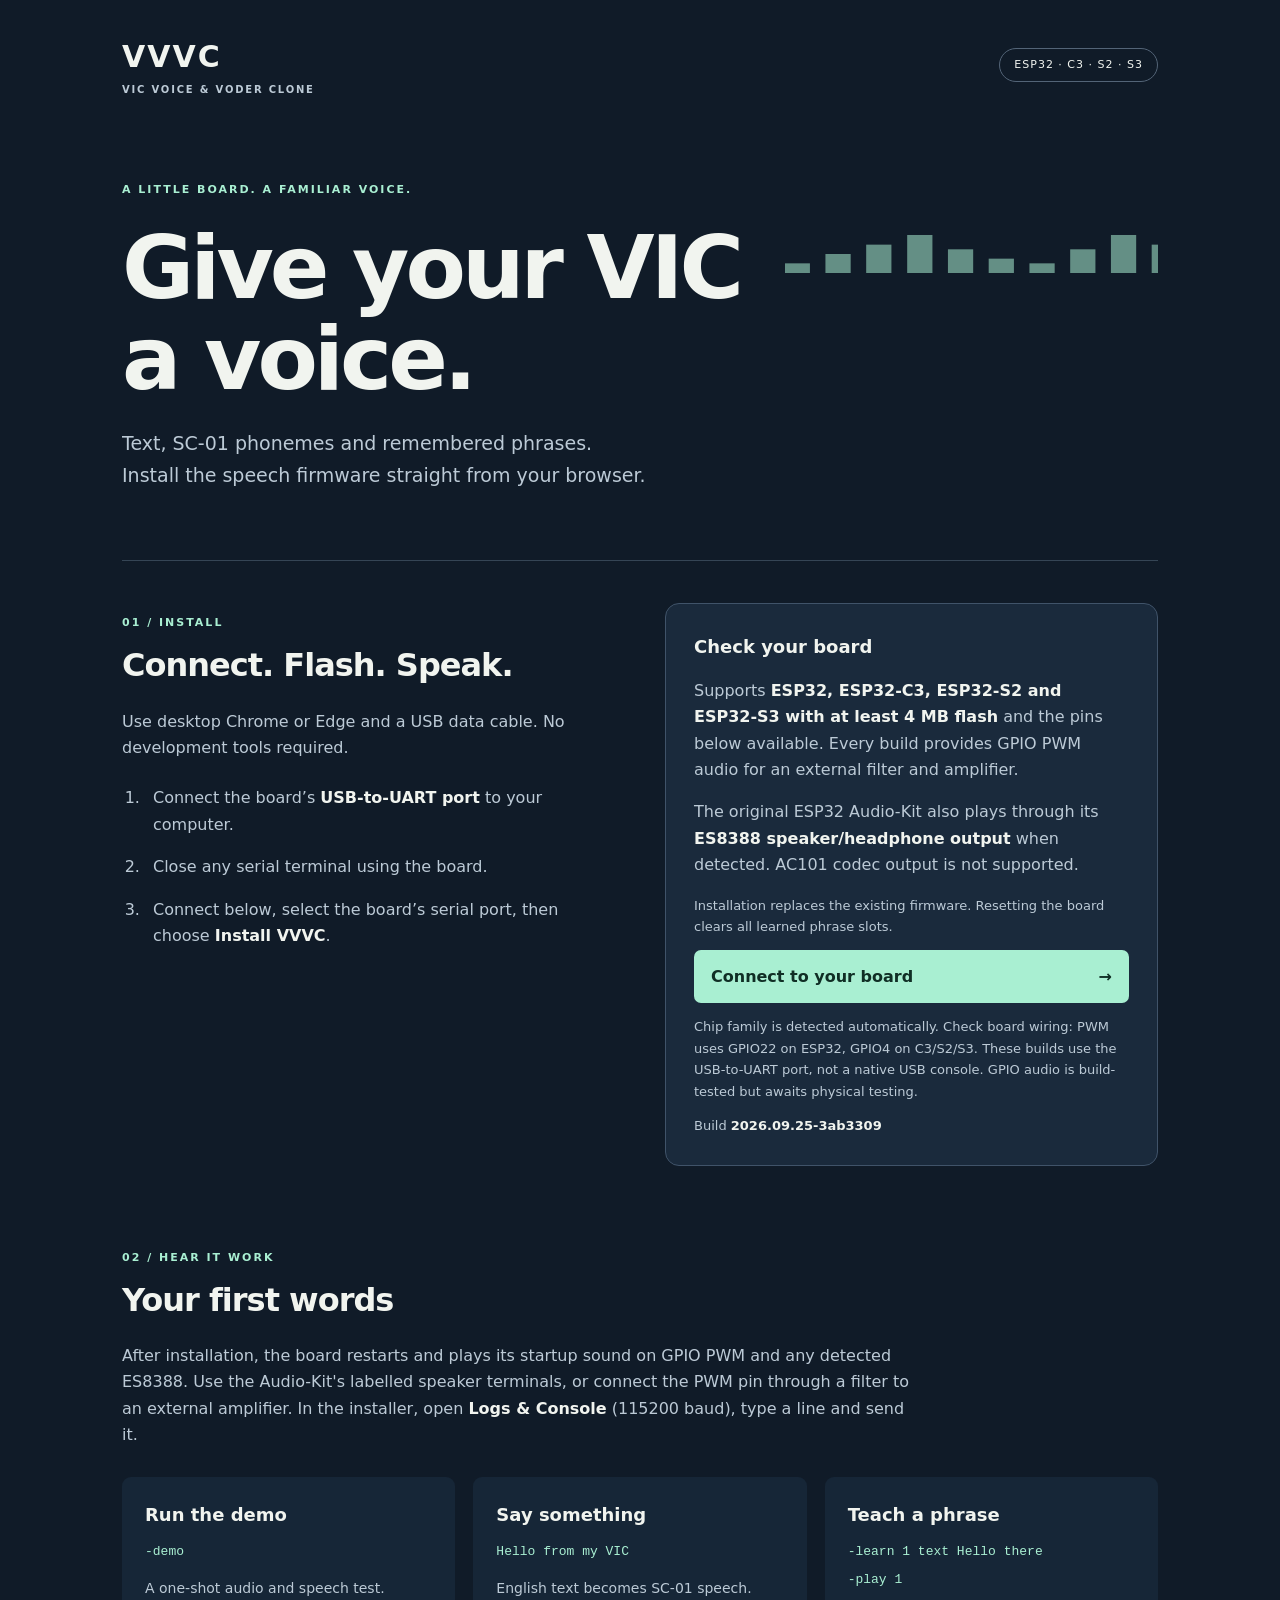
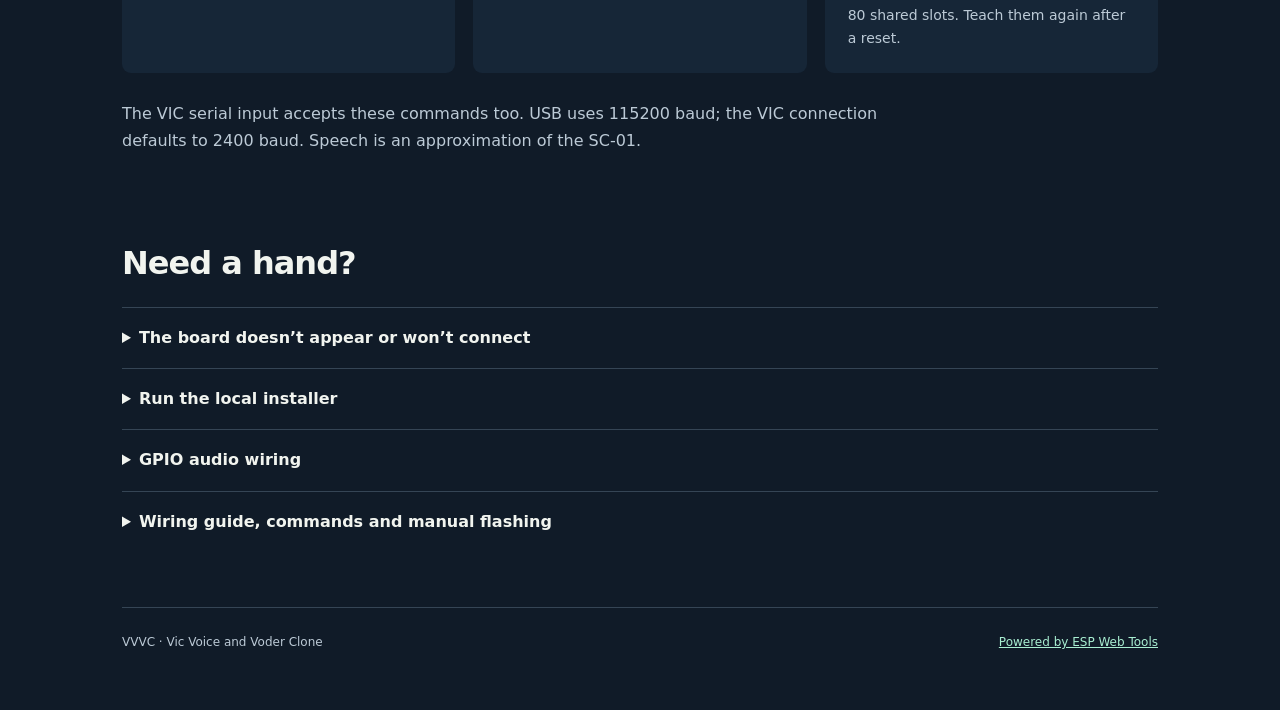
<file: index.html>
<!doctype html>
<html lang="en">
<head>
  <meta charset="utf-8">
  <meta name="viewport" content="width=device-width, initial-scale=1">
  <meta name="description" content="Install Vic Voice and Voder Clone on ESP32, C3, S2 or S3 boards, with GPIO PWM audio and optional Audio-Kit speaker output.">
  <title>VVVC · Install your voice</title>
  <link rel="stylesheet" href="style.css">
  <script type="module" src="app.js"></script>
</head>
<body>
<main>
  <header><a class="brand" href="./">VVVC<span>VIC VOICE &amp; VODER CLONE</span></a><span class="badge">ESP32 · C3 · S2 · S3</span></header>
  <section class="intro">
    <p class="eyebrow">A LITTLE BOARD. A FAMILIAR VOICE.</p>
    <h1>Give your VIC<br>a voice.</h1>
    <p class="lead">Text, SC-01 phonemes and remembered phrases.<br>Install the speech firmware straight from your browser.</p>
    <div class="wave" aria-hidden="true">▂ ▄ ▆ █ ▅ ▃ ▂ ▅ █ ▆ ▄ ▂ ▃ ▆ █ ▄ ▂</div>
  </section>
  <section class="installer" aria-labelledby="install-title">
    <div><p class="eyebrow">01 / INSTALL</p><h2 id="install-title">Connect. Flash. Speak.</h2>
      <p>Use desktop Chrome or Edge and a USB data cable. No development tools required.</p>
      <ol><li>Connect the board’s <strong>USB-to-UART port</strong> to your computer.</li><li>Close any serial terminal using the board.</li><li>Connect below, select the board’s serial port, then choose <strong>Install VVVC</strong>.</li></ol>
    </div>
    <div class="install-card">
      <h3>Check your board</h3>
      <p>Supports <strong>ESP32, ESP32-C3, ESP32-S2 and ESP32-S3 with at least 4 MB flash</strong> and the pins below available. Every build provides GPIO PWM audio for an external filter and amplifier.</p>
      <p>The original ESP32 Audio-Kit also plays through its <strong>ES8388 speaker/headphone output</strong> when detected. AC101 codec output is not supported.</p>
      <p class="small">Installation replaces the existing firmware. Resetting the board clears all learned phrase slots.</p>
      <div id="status" role="status">Loading the installer…</div>
      <esp-web-install-button id="installer" manifest="manifest.json" hidden>
        <button slot="activate">Connect to your board <span aria-hidden="true">→</span></button>
        <span slot="unsupported">Use desktop Chrome or Edge with Web Serial support.</span>
        <span slot="not-allowed">Open this page over HTTPS to connect to your board.</span>
      </esp-web-install-button>
      <p class="small">Chip family is detected automatically. Check board wiring: PWM uses GPIO22 on ESP32, GPIO4 on C3/S2/S3. These builds use the USB-to-UART port, not a native USB console. GPIO audio is build-tested but awaits physical testing.</p>
      <p class="release">Build <strong>2026.09.25-3ab3309</strong></p>
    </div>
  </section>
  <section class="after" aria-labelledby="test-title"><p class="eyebrow">02 / HEAR IT WORK</p><h2 id="test-title">Your first words</h2>
    <p>After installation, the board restarts and plays its startup sound on GPIO PWM and any detected ES8388. Use the Audio-Kit's labelled speaker terminals, or connect the PWM pin through a filter to an external amplifier. In the installer, open <strong>Logs &amp; Console</strong> (115200 baud), type a line and send it.</p>
    <div class="commands"><article><h3>Run the demo</h3><code>-demo</code><p>A one-shot audio and speech test.</p></article><article><h3>Say something</h3><code>Hello from my VIC</code><p>English text becomes SC-01 speech.</p></article><article><h3>Teach a phrase</h3><code>-learn 1 text Hello there</code><code>-play 1</code><p>80 shared slots. Teach them again after a reset.</p></article></div>
    <p>The VIC serial input accepts these commands too. USB uses 115200 baud; the VIC connection defaults to 2400 baud. Speech is an approximation of the SC-01.</p>
  </section>
  <section class="help"><h2>Need a hand?</h2><details><summary>The board doesn’t appear or won’t connect</summary><p>Check that the cable carries data and uses the USB-to-UART connector. Close other serial programs. If the installer stays on “Connecting”, hold BOOT while connecting, then release it once flashing begins. A missing serial port may require the USB bridge manufacturer’s driver.</p></details>
    <details><summary>Run the local installer</summary><p>This page can flash directly from Chrome or Edge. To use the installer offline, <a href="vvvc-local-installer.zip" download>download the installer ZIP</a>, extract it, then double-click <strong>start-local.bat</strong> on Windows. This requires Python 3. Open <strong>http://localhost:8765</strong> in Chrome or Edge and leave the launcher window open while flashing. Do not open index.html directly from a drive.</p></details>
    <details><summary>GPIO audio wiring</summary><p><strong>ESP32: GPIO22. C3/S2/S3: GPIO4.</strong> The signal is 8-bit PWM with a 156.25 kHz carrier, idle at 50% duty. It needs a low-pass filter, DC-blocking capacitor and amplifier. Never connect a speaker or headphones directly to a GPIO.</p><pre>PWM -- 1k --+-- 4.7k --+-- 1uF film -- amplifier input
           |         |
          22nF      4.7nF
           |         |
GND -------+---------+-------------- amplifier ground</pre><p>Use a high-impedance amplifier input (47 kOhm or greater), short wires and low initial volume. Check your board schematic for pin conflicts. The GPIO and codec carry the same sound with independent buffering, so they are not phase-aligned.</p><p>VIC UART RX/TX: GPIO18/5 on ESP32; GPIO6/7 on C3/S2/S3. The VIC transmit line still needs 5 V to 3.3 V level conversion. On the classic ESP32, GPIO33/32 are reserved for codec detection.</p></details>
    <details><summary>Wiring guide, commands and manual flashing</summary><p><a href="guide.pdf">VVVC user and VIC-20 wiring guide (PDF)</a> — connector viewing directions, examples, phrase learning and GPIO audio filtering.</p><p>Choose the image for your chip family. All merged images include the bootloader and partition table and are flashed at <code>0x0</code>.</p><ul><li><a href="firmware/vvvc-esp32-26ab51cab584ed73.bin" download>ESP32 merged firmware</a></li><li><a href="firmware/vvvc-esp32c3-a80797969e1f2220.bin" download>ESP32-C3 merged firmware</a></li><li><a href="firmware/vvvc-esp32s2-a0f435d031085f73.bin" download>ESP32-S2 merged firmware</a></li><li><a href="firmware/vvvc-esp32s3-840fc54f69fe7b0f.bin" download>ESP32-S3 merged firmware</a></li></ul><p><a href="release.json">Build details and SHA-256 checksums</a></p></details>
  </section>
  <footer><span>VVVC · Vic Voice and Voder Clone</span><a href="https://esphome.github.io/esp-web-tools/">Powered by ESP Web Tools</a></footer>
</main>
</body>
</html>
</file>
<file: style.css>
:root{color-scheme:dark;--bg:#101b28;--panel:#1a2a3c;--ink:#f1f4ef;--muted:#bccad6;--accent:#a9efd2;font:16px/1.65 system-ui,sans-serif}*{box-sizing:border-box}body{margin:0;background:var(--bg);color:var(--ink)}main{max-width:1100px;margin:auto;padding:32px}a{color:var(--accent)}header,footer{display:flex;justify-content:space-between;align-items:center;gap:24px}.brand{text-decoration:none;font-size:30px;font-weight:850;letter-spacing:2px;color:var(--ink)}.brand span{display:block;font-size:10px;letter-spacing:1.8px;color:var(--muted)}.badge{font-size:11px;letter-spacing:1px;border:1px solid #536477;border-radius:30px;padding:7px 14px}.intro{position:relative;padding:72px 0 50px;overflow:hidden}.eyebrow{color:var(--accent);font-size:11px;font-weight:750;letter-spacing:2px}h1{font-size:clamp(56px,8vw,88px);line-height:1.03;letter-spacing:-4px;margin:24px 0}h2{font-size:32px;line-height:1.2;letter-spacing:-1px;margin:14px 0 24px}h3{font-size:18px;margin:0 0 12px}.lead{font-size:19px;color:var(--muted)}.wave{position:absolute;right:0;top:130px;color:var(--accent);font-size:32px;letter-spacing:3px;opacity:.55;width:36%;overflow:hidden;white-space:nowrap}.installer{display:grid;grid-template-columns:1fr 1fr;gap:50px;border-top:1px solid #354555;padding:42px 0}p,li{color:var(--muted)}strong{color:var(--ink)}ol{padding-left:23px}li{padding:8px 0 8px 8px}.install-card{background:var(--panel);border:1px solid #405369;border-radius:14px;padding:28px}.small,.release{font-size:13px}.release{margin-bottom:0}.release strong{overflow-wrap:anywhere}button{width:100%;border:0;border-radius:7px;background:var(--accent);color:#102e25;font:750 16px system-ui;padding:17px;cursor:pointer;display:flex;justify-content:space-between}button:hover{background:#d0f9e8}button:focus-visible,a:focus-visible,summary:focus-visible{outline:3px solid #ffd988;outline-offset:5px}#status:not(:empty){padding:12px;border-left:3px solid #ffd988;color:#ffe8b7;margin-bottom:16px}#status:empty{display:none}[hidden]{display:none!important}.after{padding:30px 0}.after>p{max-width:800px}.commands{display:grid;grid-template-columns:repeat(3,1fr);gap:18px;margin:28px 0}.commands article{padding:23px;background:#162637;border-radius:9px}.commands code{display:block;margin:6px 0;color:var(--accent);font-size:13px;overflow-wrap:anywhere}.commands p{font-size:14px;margin-bottom:0}.help{padding:30px 0}details{border-top:1px solid #354555;padding:17px 0}summary{cursor:pointer;font-weight:650}details p{max-width:850px}footer{margin-top:25px;border-top:1px solid #354555;padding:25px 0;font-size:12px;color:var(--muted)}@media(max-width:760px){main{padding:22px}.badge{display:none}.intro{padding:45px 0 30px}.wave{display:none}.installer{grid-template-columns:1fr;gap:20px}.commands{grid-template-columns:1fr}.install-card{padding:22px}footer{align-items:flex-start;flex-direction:column;gap:8px}}
pre{max-width:100%;overflow-x:auto;padding:16px;background:#162637;border-radius:8px;font-size:13px}
</file>
